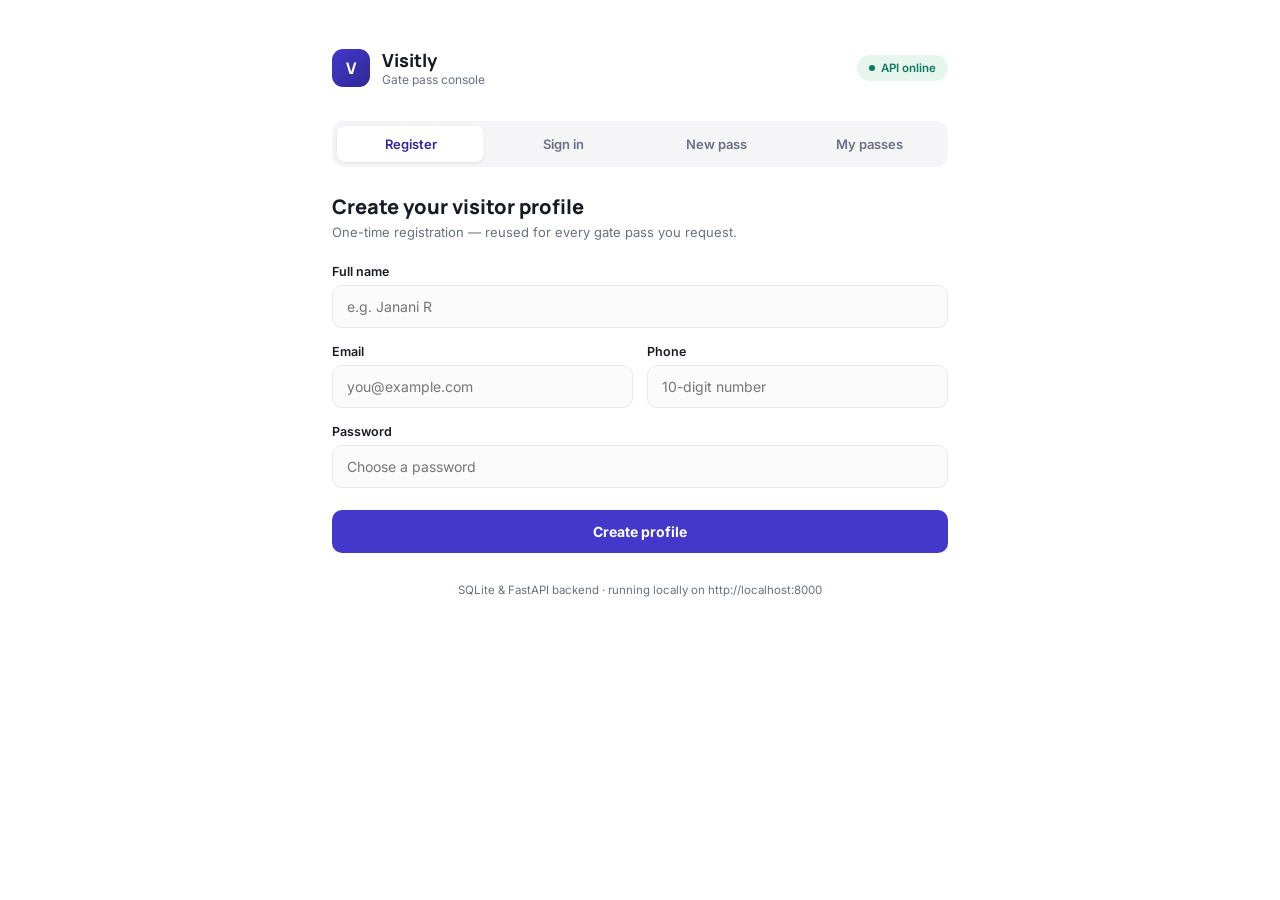
<file: frontend/visitly-frontend_1.html>
<!DOCTYPE html>
<html lang="en">
<head>
<meta charset="UTF-8">
<meta name="viewport" content="width=device-width, initial-scale=1.0">
<title>Visitly — Gate Pass Console</title>
<link rel="preconnect" href="https://fonts.googleapis.com">
<link href="https://fonts.googleapis.com/css2?family=Manrope:wght@500;600;700;800&family=Inter:wght@400;500;600&display=swap" rel="stylesheet">
<style>
  :root{
    --indigo:#4338ca;
    --indigo-deep:#312896;
    --indigo-soft:#eeecfc;
    --bg:#ffffff;
    --card:#ffffff;
    --ink:#191b23;
    --ink-soft:#6b7080;
    --line:#e7e8ee;
    --ok:#0f7a5c;
    --ok-soft:#e6f6ef;
    --warn:#b5760f;
    --warn-soft:#fdf1de;
    --err:#c0393f;
    --err-soft:#fbeaec;
    --font-display:'Manrope', sans-serif;
    --font-body:'Inter', sans-serif;
  }
  *{ box-sizing:border-box; }
  body{
    margin:0;
    background: var(--bg);
    color: var(--ink);
    font-family: var(--font-body);
    min-height:100vh;
  }
  :focus-visible{ outline:2px solid var(--indigo); outline-offset:2px; }
  ::selection{ background: var(--indigo); color:#fff; }

  .wrap{ max-width: 660px; margin:0 auto; padding: 48px 22px 70px; }

  header{
    display:flex;
    align-items:center;
    gap:12px;
    margin-bottom: 34px;
  }
  .logo{
    width:38px; height:38px;
    border-radius: 11px;
    background: linear-gradient(135deg, var(--indigo), var(--indigo-deep));
    display:flex; align-items:center; justify-content:center;
    font-family: var(--font-display);
    font-weight:800;
    color:#fff;
    font-size:16px;
    flex-shrink:0;
  }
  header .title{
    font-family: var(--font-display);
    font-weight:800;
    font-size: 18px;
    color: var(--ink);
  }
  header .tag{
    font-size:12px;
    color: var(--ink-soft);
  }

  .status-pill{
    margin-left:auto;
    display:flex;
    align-items:center;
    gap:6px;
    font-size:11.5px;
    color: var(--ok);
    background: var(--ok-soft);
    padding: 6px 12px;
    border-radius: 20px;
    font-weight:600;
  }
  .status-pill .dot{
    width:6px; height:6px; border-radius:50%;
    background: var(--ok);
  }

  nav.tabs{
    display:flex;
    gap:6px;
    background: #f5f5f8;
    padding: 5px;
    border-radius: 12px;
    margin-bottom: 26px;
  }
  nav.tabs button{
    flex:1;
    padding: 10px 8px;
    background:none;
    border:none;
    border-radius: 8px;
    font-family: var(--font-body);
    font-weight:600;
    font-size: 13px;
    color: var(--ink-soft);
    cursor:pointer;
    transition: all 0.15s ease;
  }
  nav.tabs button:hover{ color: var(--ink); }
  nav.tabs button.active{
    background: #fff;
    color: var(--indigo-deep);
    box-shadow: 0 1px 3px rgba(20,20,50,0.10);
  }

  .id-strip{
    display:flex;
    align-items:center;
    justify-content:space-between;
    background: var(--indigo-soft);
    border-radius: 12px;
    padding: 13px 18px;
    margin-bottom: 22px;
  }
  .id-strip .label{
    font-size:11px;
    font-weight:700;
    text-transform:uppercase;
    letter-spacing:0.5px;
    color: var(--indigo-deep);
  }
  .id-strip .value{
    font-size: 13px;
    color: var(--ink);
    font-weight:500;
    font-variant-numeric: tabular-nums;
  }

  .panel{ display:none; }
  .panel.active{ display:block; animation: rise 0.25s ease; }
  @keyframes rise{ from{opacity:0; transform:translateY(5px);} to{opacity:1; transform:translateY(0);} }

  .panel h2{
    font-family: var(--font-display);
    font-weight:800;
    font-size:20px;
    margin: 0 0 4px;
  }
  .panel .lede{
    font-size:13px;
    color: var(--ink-soft);
    margin: 0 0 24px;
  }

  .field{ margin-bottom:16px; }
  .field label{
    display:block;
    font-size:12.5px;
    font-weight:600;
    color: var(--ink);
    margin-bottom:6px;
  }
  .field input, .field textarea{
    width:100%;
    padding: 12px 14px;
    border: 1.5px solid var(--line);
    border-radius: 10px;
    font-family: var(--font-body);
    font-size: 14px;
    background: #fbfbfc;
    color: var(--ink);
    transition: border-color 0.15s ease, background 0.15s ease;
  }
  .field input:focus, .field textarea:focus{
    border-color: var(--indigo);
    background:#fff;
  }
  .row2{ display:grid; grid-template-columns:1fr 1fr; gap:14px; }
  @media (max-width:520px){ .row2{ grid-template-columns:1fr; } }

  .btn{
    font-family: var(--font-body);
    font-weight:700;
    font-size: 14px;
    background: var(--indigo);
    color:#fff;
    border:none;
    padding: 13px 22px;
    border-radius: 10px;
    cursor:pointer;
    width:100%;
    margin-top:6px;
    transition: background 0.15s ease, transform 0.05s ease;
  }
  .btn:hover{ background: var(--indigo-deep); }
  .btn:active{ transform: translateY(1px); }
  .btn.ghost{
    background: #fff;
    border: 1.5px solid var(--line);
    color: var(--ink);
    width:auto;
    padding: 9px 16px;
    font-size:13px;
  }
  .btn.ghost:hover{ background: #f7f7fa; }

  .note{
    margin-top:16px;
    padding: 13px 15px;
    border-radius: 10px;
    font-family: monospace;
    font-size: 12px;
    line-height:1.55;
    display:none;
    white-space: pre-wrap;
  }
  .note.show{ display:block; }
  .note.ok{ background: var(--ok-soft); color:#0a5940; font-family: var(--font-body); }
  .note .check{
    display:inline-flex;
    align-items:center;
    justify-content:center;
    width:16px; height:16px;
    border-radius:50%;
    background: var(--ok);
    color:#fff;
    font-size:10px;
    line-height:1;
  }
  .note.err{ background: var(--err-soft); color:#7d2126; }

  .pass-item{
    border:1.5px solid var(--line);
    border-radius: 12px;
    padding: 15px 17px;
    margin-bottom: 10px;
    display:flex;
    justify-content:space-between;
    align-items:center;
    gap:12px;
    flex-wrap:wrap;
    transition: border-color 0.15s ease;
  }
  .pass-item:hover{ border-color:#c8c9e0; }
  .pass-item .meta{ font-size:13px; line-height:1.65; }
  .pass-item .meta .pid{ font-family: monospace; font-size:11.5px; color:var(--ink-soft); }
  .pass-item .status{
    font-size:11px;
    font-weight:700;
    letter-spacing:0.3px;
    text-transform:uppercase;
    padding: 5px 11px;
    border-radius: 20px;
  }
  .status.pending{ background: var(--warn-soft); color: var(--warn); }
  .status.approved{ background: var(--ok-soft); color: var(--ok); }
  .pass-actions{ display:flex; align-items:center; gap:10px; }

  .helper{
    font-size:12px;
    color: var(--ink-soft);
    margin: -8px 0 16px;
    background:#f7f7fa;
    padding: 9px 12px;
    border-radius:8px;
  }
  .list-head{
    display:flex;
    justify-content:space-between;
    align-items:center;
    margin-bottom:16px;
    flex-wrap:wrap;
    gap:10px;
  }

  footer{
    text-align:center;
    font-size: 11.5px;
    color: var(--ink-soft);
    padding-top: 30px;
  }

  @media (prefers-reduced-motion: reduce){ .panel.active{ animation:none; } }
</style>
</head>
<body>

<div class="wrap">
  <header>
    <div class="logo">V</div>
    <div>
      <div class="title">Visitly</div>
      <div class="tag">Gate pass console</div>
    </div>
    <div class="status-pill"><span class="dot"></span>API online</div>
  </header>

  <nav class="tabs">
    <button data-panel="signup" class="active">Register</button>
    <button data-panel="login">Sign in</button>
    <button data-panel="pass">New pass</button>
    <button data-panel="passes">My passes</button>
  </nav>

  <!-- SIGNUP -->
  <section class="panel active" id="panel-signup">
    <h2>Create your visitor profile</h2>
    <p class="lede">One-time registration — reused for every gate pass you request.</p>

    <div class="field">
      <label>Full name</label>
      <input type="text" id="su-name" placeholder="e.g. Janani R">
    </div>
    <div class="row2">
      <div class="field">
        <label>Email</label>
        <input type="email" id="su-email" placeholder="you@example.com">
      </div>
      <div class="field">
        <label>Phone</label>
        <input type="text" id="su-phone" placeholder="10-digit number">
      </div>
    </div>
    <div class="field">
      <label>Password</label>
      <input type="password" id="su-password" placeholder="Choose a password">
    </div>
    <button class="btn" onclick="doSignup()">Create profile</button>
    <div class="note" id="su-note"></div>
  </section>

  <!-- LOGIN -->
  <section class="panel" id="panel-login">
    <h2>Welcome back</h2>
    <p class="lede">Sign in with the email and password used at registration.</p>

    <div class="field">
      <label>Email</label>
      <input type="email" id="li-email" placeholder="you@example.com">
    </div>
    <div class="field">
      <label>Password</label>
      <input type="password" id="li-password" placeholder="Your password">
    </div>
    <button class="btn" onclick="doLogin()">Sign in</button>
    <div class="note" id="li-note"></div>
  </section>

  <!-- NEW PASS -->
  <section class="panel" id="panel-pass">
    <div class="id-strip">
      <span class="label">Active visitor</span>
      <span class="value" id="active-visitor-id-1">none yet</span>
    </div>
    <h2>Request a gate pass</h2>
    <p class="lede">Fill in the visit details to generate a new pass.</p>

    <div class="field">
      <label>Host ID (whom you're visiting)</label>
      <input type="text" id="gp-host" placeholder="e.g. host001">
    </div>
    <div class="field">
      <label>Purpose of visit</label>
      <textarea id="gp-purpose" rows="2" placeholder="e.g. Project review meeting"></textarea>
    </div>
    <div class="row2">
      <div class="field">
        <label>Valid from</label>
        <input type="datetime-local" id="gp-from">
      </div>
      <div class="field">
        <label>Valid to</label>
        <input type="datetime-local" id="gp-to">
      </div>
    </div>
    <button class="btn" onclick="doCreatePass()">Issue pass</button>
    <div class="note" id="gp-note"></div>
  </section>

  <!-- MY PASSES -->
  <section class="panel" id="panel-passes">
    <div class="id-strip">
      <span class="label">Active visitor</span>
      <span class="value" id="active-visitor-id-2">none yet</span>
    </div>
    <div class="list-head">
      <div>
        <h2 style="margin-bottom:2px;">Your passes</h2>
        <p class="lede" style="margin:0;">Every pass issued to the active visitor ID.</p>
      </div>
      <button class="btn ghost" onclick="loadPasses()">Refresh</button>
    </div>
    <div class="helper">Tip: Approve flips a pending pass to approved — normally a host/admin action.</div>
    <div id="passes-list"></div>
    <div class="note" id="pl-note"></div>
  </section>

  <footer>SQLite &amp; FastAPI backend · running locally on http://localhost:8000</footer>
</div>

<script>
const API_BASE = "http://localhost:8000/api";
let activeVisitorId = localStorage.getItem("visitor_id") || null;

function updateVisitorDisplay(){
  const label = activeVisitorId ? "Logged in" : "Not signed in yet";
  document.getElementById("active-visitor-id-1").textContent = label;
  document.getElementById("active-visitor-id-2").textContent = label;
}
updateVisitorDisplay();

document.querySelectorAll("nav.tabs button").forEach(btn=>{
  btn.addEventListener("click", ()=>{
    document.querySelectorAll("nav.tabs button").forEach(b=>b.classList.remove("active"));
    document.querySelectorAll(".panel").forEach(p=>p.classList.remove("active"));
    btn.classList.add("active");
    document.getElementById("panel-"+btn.dataset.panel).classList.add("active");
  });
});

function showNote(id, msg, ok){
  const el = document.getElementById(id);
  el.className = "note show " + (ok ? "ok" : "err");
  if(ok){
    el.innerHTML = '<span class="check">&#10003;</span> ' + msg;
  } else {
    el.textContent = msg;
  }
}

async function callApi(path, method, body){
  const res = await fetch(API_BASE + path, {
    method: method,
    headers: { "Content-Type": "application/json" },
    body: body ? JSON.stringify(body) : undefined
  });
  let data;
  try{ data = await res.json(); } catch(e){ data = null; }
  return { ok: res.ok, status: res.status, data: data };
}

async function doSignup(){
  const name = document.getElementById("su-name").value.trim();
  const email = document.getElementById("su-email").value.trim();
  const phone = document.getElementById("su-phone").value.trim();
  const password = document.getElementById("su-password").value;

  if(!name || !email || !phone || !password){
    showNote("su-note", "Fill every field before registering.", false);
    return;
  }

  const { ok, data } = await callApi("/auth/signup", "POST", { name, email, phone, password });

  if(ok && data && data.success){
    activeVisitorId = data.data.visitor_id;
    localStorage.setItem("visitor_id", activeVisitorId);
    updateVisitorDisplay();
    showNote("su-note", "Visitor profile created successfully.", true);
  } else {
    showNote("su-note", "Could not register.\n" + JSON.stringify(data && data.detail ? data.detail : data), false);
  }
}

async function doLogin(){
  const email = document.getElementById("li-email").value.trim();
  const password = document.getElementById("li-password").value;

  if(!email || !password){
    showNote("li-note", "Enter email and password.", false);
    return;
  }

  const { ok, data } = await callApi("/auth/login", "POST", { email, password });

  if(ok && data && data.success){
    if(data.data && data.data.visitor_id){
      activeVisitorId = data.data.visitor_id;
      localStorage.setItem("visitor_id", activeVisitorId);
      updateVisitorDisplay();
    }
    showNote("li-note", "Signed in successfully.", true);
  } else {
    showNote("li-note", "Login failed.\n" + JSON.stringify(data && data.detail ? data.detail : data), false);
  }
}

async function doCreatePass(){
  if(!activeVisitorId){
    showNote("gp-note", "No active visitor ID. Register or sign in first.", false);
    return;
  }
  const host_id = document.getElementById("gp-host").value.trim();
  const purpose = document.getElementById("gp-purpose").value.trim();
  const valid_from = document.getElementById("gp-from").value;
  const valid_to = document.getElementById("gp-to").value;

  if(!host_id || !purpose || !valid_from || !valid_to){
    showNote("gp-note", "Fill every field before issuing a pass.", false);
    return;
  }

  const { ok, data } = await callApi("/gatepass/", "POST", {
    visitor_id: activeVisitorId,
    host_id,
    purpose,
    valid_from: new Date(valid_from).toISOString(),
    valid_to: new Date(valid_to).toISOString()
  });

  if(ok && data && data.success){
    showNote("gp-note", "Gate pass issued — status: " + data.data.status + ".", true);
  } else {
    showNote("gp-note", "Could not issue pass.\n" + JSON.stringify(data && data.detail ? data.detail : data), false);
  }
}

async function loadPasses(){
  if(!activeVisitorId){
    showNote("pl-note", "No active visitor ID. Register or sign in first.", false);
    document.getElementById("passes-list").innerHTML = "";
    return;
  }

  const { ok, data } = await callApi("/gatepass/visitor/" + activeVisitorId, "GET");
  const list = document.getElementById("passes-list");
  list.innerHTML = "";

  if(ok && data && data.success && Array.isArray(data.data) && data.data.length){
    document.getElementById("pl-note").className = "note";
    data.data.forEach(p=>{
      const div = document.createElement("div");
      div.className = "pass-item";
      const statusClass = (p.status || "").toLowerCase() === "approved" ? "approved" : "pending";
      div.innerHTML = `
        <div class="meta">
          <span class="pid">Pass #${p.pass_id.slice(0,8)}</span><br>
          Host: ${p.host_id} · ${p.purpose || ""}<br>
          ${new Date(p.valid_from).toLocaleString()} &rarr; ${new Date(p.valid_to).toLocaleString()}
        </div>
        <div class="pass-actions">
          <span class="status ${statusClass}">${p.status}</span>
          ${statusClass === "pending" ? `<button class="btn ghost" onclick="approvePass('${p.pass_id}')">Approve</button>` : ""}
        </div>
      `;
      list.appendChild(div);
    });
  } else if(ok){
    showNote("pl-note", "No gate passes yet for this visitor.", true);
  } else {
    showNote("pl-note", "Could not load passes.\n" + JSON.stringify(data), false);
  }
}

async function approvePass(passId){
  const { ok, data } = await callApi("/gatepass/" + passId + "/approve", "PATCH");
  if(ok && data && data.success){
    loadPasses();
  } else {
    showNote("pl-note", "Could not approve pass.\n" + JSON.stringify(data), false);
  }
}
</script>

</body>
</html>
</file>
